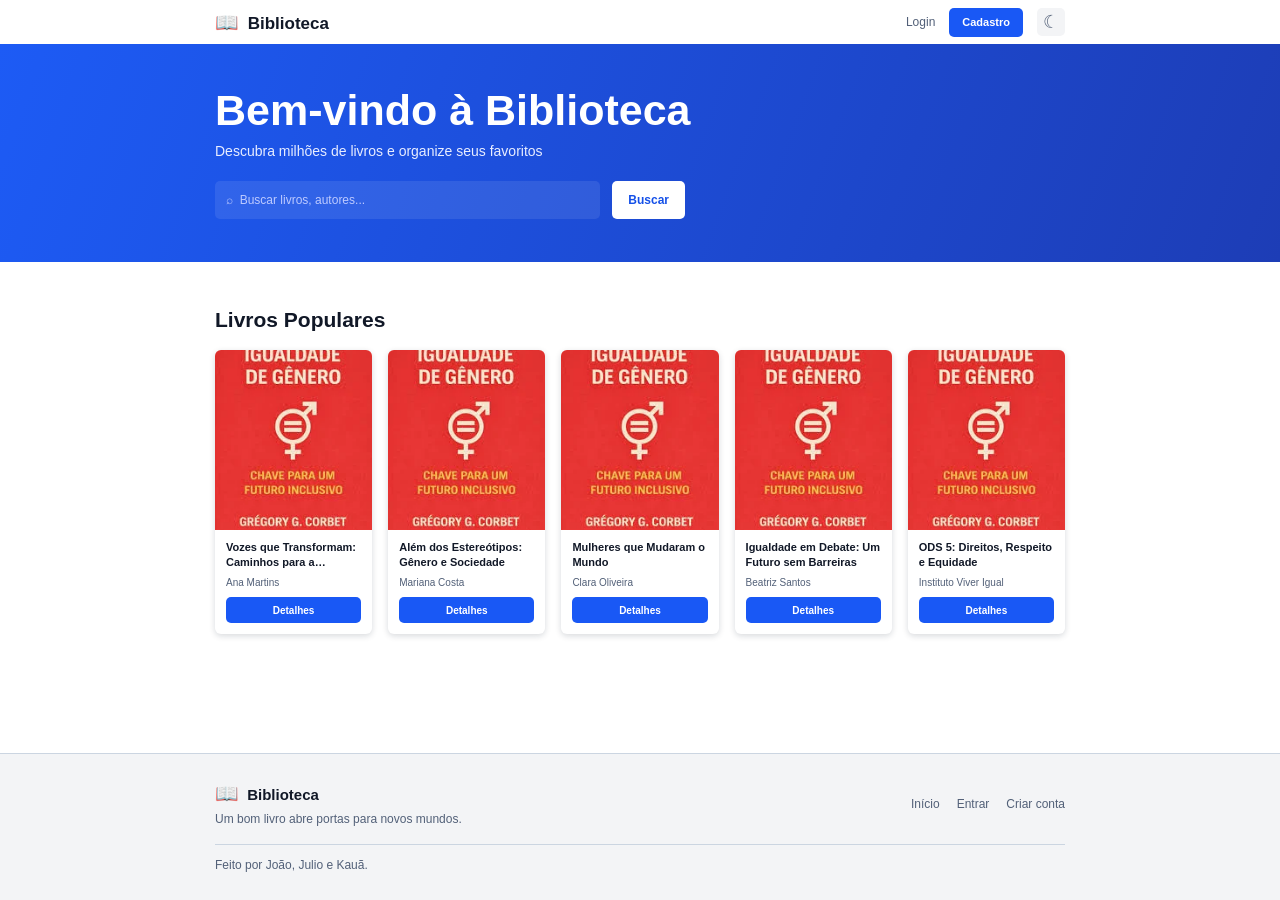
<file: index.html>
<!DOCTYPE html>
<html lang="pt-BR">
<head>
  <meta charset="UTF-8">
  <meta name="viewport" content="width=device-width, initial-scale=1.0">
  <title>Biblioteca | Início</title>
  <link rel="stylesheet" href="css/styles.css">
</head>
<body>
  <input class="theme-toggle" type="checkbox" id="theme-toggle" aria-label="Alternar tema">
  <div class="site-shell">
    <header class="site-header">
      <div class="header-inner">
        <a class="brand" href="index.html"><span class="brand-icon" aria-hidden="true">📖</span> Biblioteca</a>
        <nav class="header-nav" aria-label="Navegação principal">
          <a class="nav-login" href="login.html">Login</a>
          <a class="button button-small" href="cadastro.html">Cadastro</a>
          <label class="theme-button" for="theme-toggle" title="Alternar tema" aria-label="Alternar tema"><span aria-hidden="true"></span></label>
        </nav>
      </div>
    </header>

    <main>
      <section class="hero">
        <div class="content-width hero-content">
          <h1>Bem-vindo à Biblioteca</h1>
          <p>Descubra milhões de livros e organize seus favoritos</p>
          <form class="search-form" action="index.html#livros" method="get">
            <label class="visually-hidden" for="book-search">Buscar livros ou autores</label>
            <input id="book-search" type="search" name="busca" placeholder="⌕  Buscar livros, autores...">
            <button class="button search-button" type="submit">Buscar</button>
          </form>
        </div>
      </section>

      <section class="content-width books-section" id="livros">
        <h2>Livros Populares</h2>
        <div class="book-grid">
          <article class="book-card">
            <a class="book-cover-link" href="livro.html" aria-label="Ver detalhes de Vozes que Transformam: Caminhos para a Igualdade">
              <img class="book-cover" src="img/modelo.png" alt="Capa genérica de livro">
            </a>
            <div class="book-info">
              <h3>Vozes que Transformam: Caminhos para a Igualdade</h3>
              <p>Ana Martins</p>
              <a class="button book-button" href="livro.html">Detalhes</a>
            </div>
          </article>
          <article class="book-card">
            <a class="book-cover-link" href="livro.html" aria-label="Ver detalhes de Além dos Estereótipos: Gênero e Sociedade">
              <img class="book-cover" src="img/modelo.png" alt="Capa genérica de livro">
            </a>
            <div class="book-info">
              <h3>Além dos Estereótipos: Gênero e Sociedade</h3>
              <p>Mariana Costa</p>
              <a class="button book-button" href="livro.html">Detalhes</a>
            </div>
          </article>
          <article class="book-card">
            <a class="book-cover-link" href="livro.html" aria-label="Ver detalhes de Mulheres que Mudaram o Mundo">
              <img class="book-cover" src="img/modelo.png" alt="Capa genérica de livro">
            </a>
            <div class="book-info">
              <h3>Mulheres que Mudaram o Mundo</h3>
              <p>Clara Oliveira</p>
              <a class="button book-button" href="livro.html">Detalhes</a>
            </div>
          </article>
          <article class="book-card">
            <a class="book-cover-link" href="livro.html" aria-label="Ver detalhes de Igualdade em Debate: Um Futuro sem Barreiras">
              <img class="book-cover" src="img/modelo.png" alt="Capa genérica de livro">
            </a>
            <div class="book-info">
              <h3>Igualdade em Debate: Um Futuro sem Barreiras</h3>
              <p>Beatriz Santos</p>
              <a class="button book-button" href="livro.html">Detalhes</a>
            </div>
          </article>
          <article class="book-card">
            <a class="book-cover-link" href="livro.html" aria-label="Ver detalhes de ODS 5: Direitos, Respeito e Equidade">
              <img class="book-cover" src="img/modelo.png" alt="Capa genérica de livro">
            </a>
            <div class="book-info">
              <h3>ODS 5: Direitos, Respeito e Equidade</h3>
              <p>Instituto Viver Igual</p>
              <a class="button book-button" href="livro.html">Detalhes</a>
            </div>
          </article>
        </div>
      </section>
    </main>

    <footer class="site-footer">
      <div class="content-width footer-inner">
        <div>
          <a class="brand footer-brand" href="index.html"><span class="brand-icon" aria-hidden="true">📖</span> Biblioteca</a>
          <p>Um bom livro abre portas para novos mundos.</p>
        </div>
        <nav class="footer-links" aria-label="Links do rodapé">
          <a href="index.html">Início</a>
          <a href="login.html">Entrar</a>
          <a href="cadastro.html">Criar conta</a>
        </nav>
        <p class="footer-credit">Feito por João, Julio e Kauã.</p>
      </div>
    </footer>
  </div>
</body>
</html>
</file>
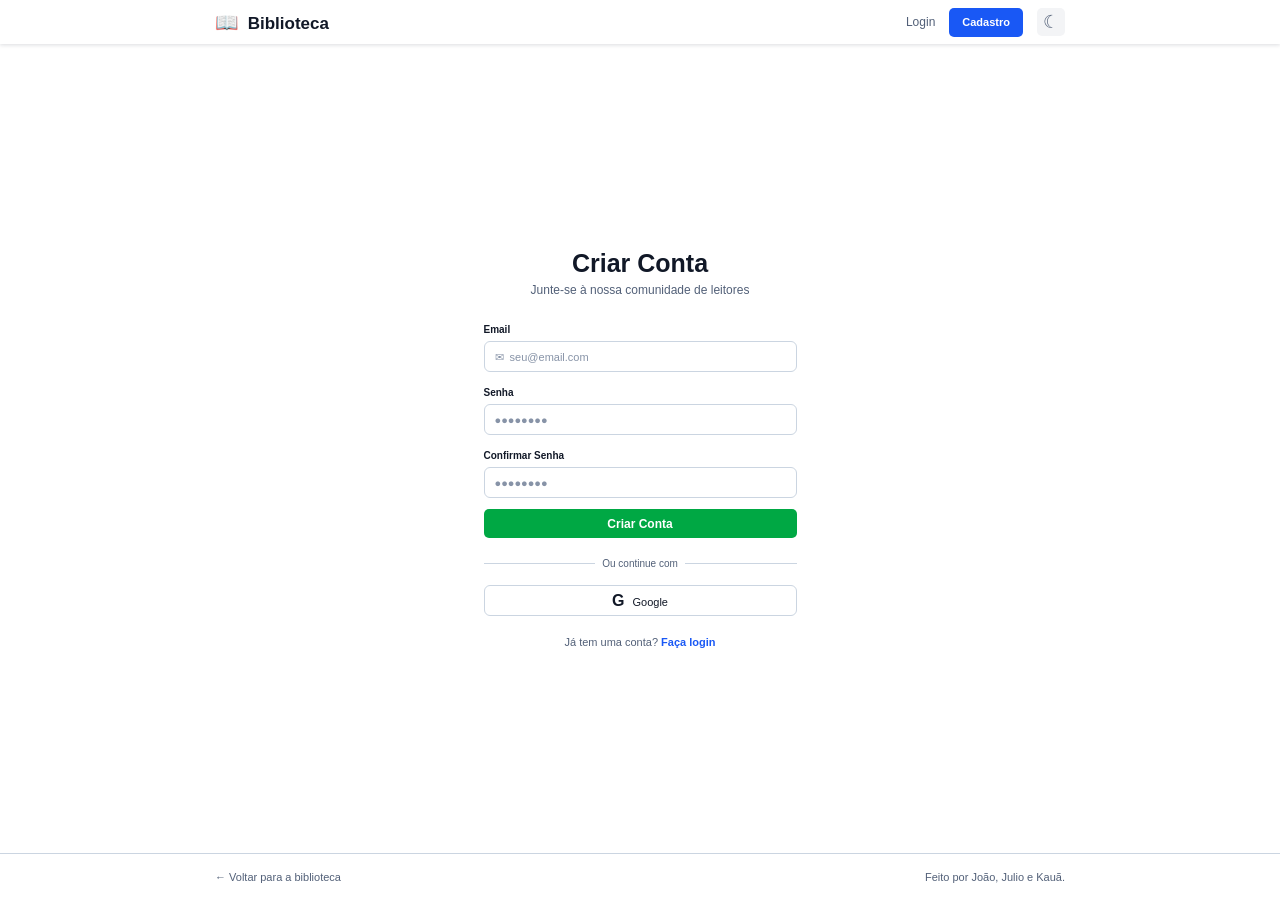
<file: cadastro.html>
<!DOCTYPE html>
<html lang="pt-BR">
<head>
  <meta charset="UTF-8">
  <meta name="viewport" content="width=device-width, initial-scale=1.0">
  <title>Biblioteca | Cadastro</title>
  <link rel="stylesheet" href="css/styles.css">
</head>
<body>
  <input class="theme-toggle" type="checkbox" id="theme-toggle" aria-label="Alternar tema">
  <div class="site-shell">
    <header class="site-header">
      <div class="header-inner">
        <a class="brand" href="index.html"><span class="brand-icon" aria-hidden="true">📖</span> Biblioteca</a>
        <nav class="header-nav" aria-label="Navegação principal">
          <a class="nav-login" href="login.html">Login</a>
          <a class="button button-small" href="cadastro.html" aria-current="page">Cadastro</a>
          <label class="theme-button" for="theme-toggle" title="Alternar tema" aria-label="Alternar tema"><span aria-hidden="true"></span></label>
        </nav>
      </div>
    </header>

    <main class="auth-main">
      <section class="auth-panel signup-panel" aria-labelledby="auth-title">
        <h1 id="auth-title">Criar Conta</h1>
        <p class="auth-subtitle">Junte-se à nossa comunidade de leitores</p>
        <form class="auth-form">
          <label for="email">Email</label>
          <input id="email" name="email" type="email" placeholder="✉  seu@email.com" autocomplete="email" required>
          <label for="password">Senha</label>
          <input id="password" name="password" type="password" placeholder="●●●●●●●●" autocomplete="new-password" required>
          <label for="confirm-password">Confirmar Senha</label>
          <input id="confirm-password" name="confirm-password" type="password" placeholder="●●●●●●●●" autocomplete="new-password" required>
          <button class="button auth-submit signup-submit" type="button">Criar Conta</button>
        </form>
        <div class="form-divider"><span>Ou continue com</span></div>
        <button class="social-button" type="button"><strong aria-hidden="true">G</strong> Google</button>
        <p class="auth-switch">Já tem uma conta? <a href="login.html">Faça login</a></p>
      </section>
    </main>

    <footer class="auth-footer">
      <a href="index.html">← Voltar para a biblioteca</a>
      <span>Feito por João, Julio e Kauã.</span>
    </footer>
  </div>
</body>
</html>
</file>
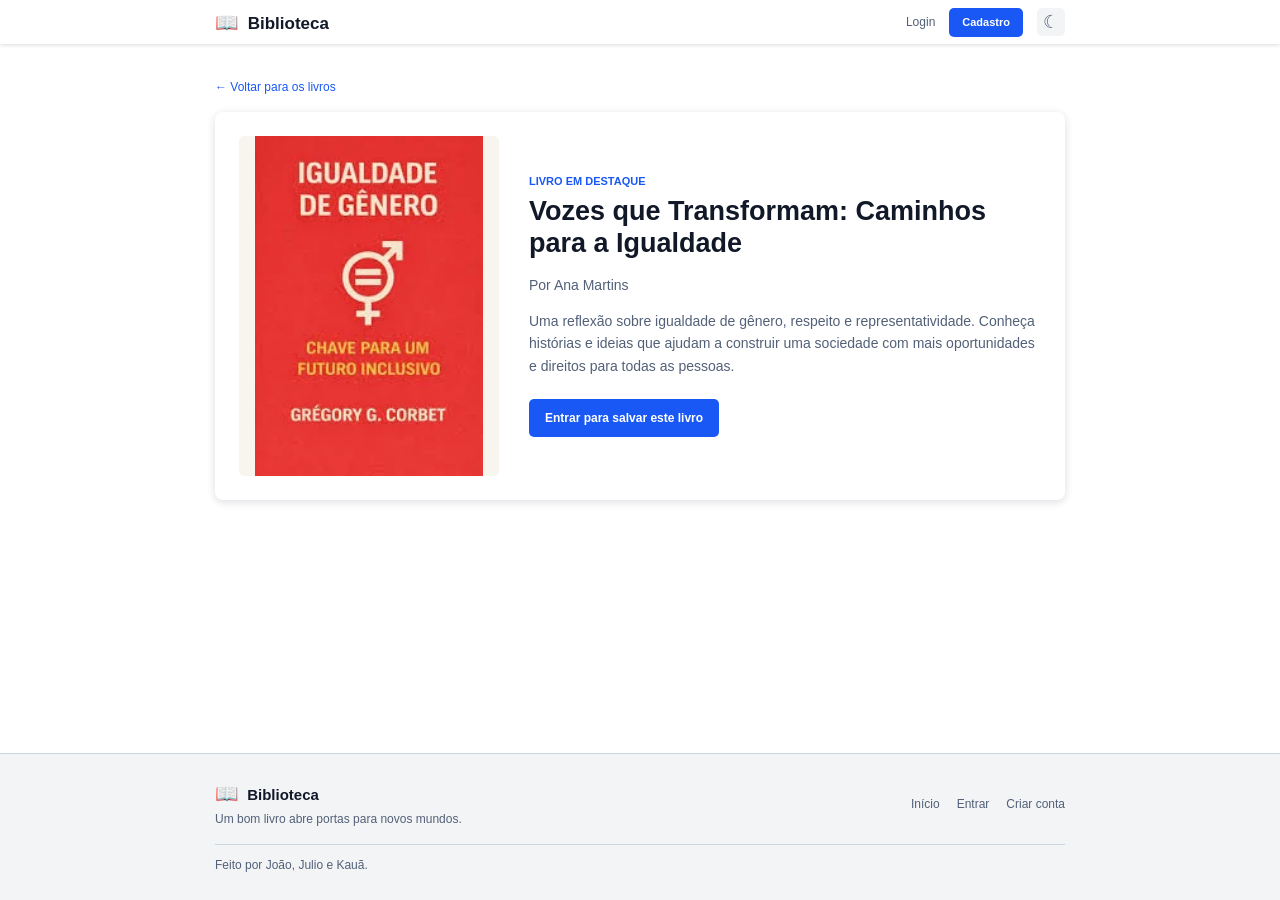
<file: livro.html>
<!DOCTYPE html>
<html lang="pt-BR">
<head>
  <meta charset="UTF-8">
  <meta name="viewport" content="width=device-width, initial-scale=1.0">
  <title>Biblioteca | Detalhes do livro</title>
  <link rel="stylesheet" href="css/styles.css">
</head>
<body>
  <input class="theme-toggle" type="checkbox" id="theme-toggle" aria-label="Alternar tema">
  <div class="site-shell">
    <header class="site-header">
      <div class="header-inner">
        <a class="brand" href="index.html"><span class="brand-icon" aria-hidden="true">📖</span> Biblioteca</a>
        <nav class="header-nav" aria-label="Navegação principal">
          <a class="nav-login" href="login.html">Login</a>
          <a class="button button-small" href="cadastro.html">Cadastro</a>
          <label class="theme-button" for="theme-toggle" title="Alternar tema" aria-label="Alternar tema"><span aria-hidden="true"></span></label>
        </nav>
      </div>
    </header>

    <main class="content-width detail-main">
      <a class="back-link" href="index.html#livros">← Voltar para os livros</a>
      <article class="detail-card">
        <img src="img/modelo.png" alt="Capa genérica de livro">
        <div class="detail-copy">
          <p class="eyebrow">Livro em destaque</p>
          <h1>Vozes que Transformam: Caminhos para a Igualdade</h1>
          <p class="detail-author">Por Ana Martins</p>
          <p>Uma reflexão sobre igualdade de gênero, respeito e representatividade. Conheça histórias e ideias que ajudam a construir uma sociedade com mais oportunidades e direitos para todas as pessoas.</p>
          <a class="button" href="login.html">Entrar para salvar este livro</a>
        </div>
      </article>
    </main>

    <footer class="site-footer">
      <div class="content-width footer-inner">
        <div>
          <a class="brand footer-brand" href="index.html"><span class="brand-icon" aria-hidden="true">📖</span> Biblioteca</a>
          <p>Um bom livro abre portas para novos mundos.</p>
        </div>
        <nav class="footer-links" aria-label="Links do rodapé">
          <a href="index.html">Início</a>
          <a href="login.html">Entrar</a>
          <a href="cadastro.html">Criar conta</a>
        </nav>
        <p class="footer-credit">Feito por João, Julio e Kauã.</p>
      </div>
    </footer>
  </div>
</body>
</html>
</file>
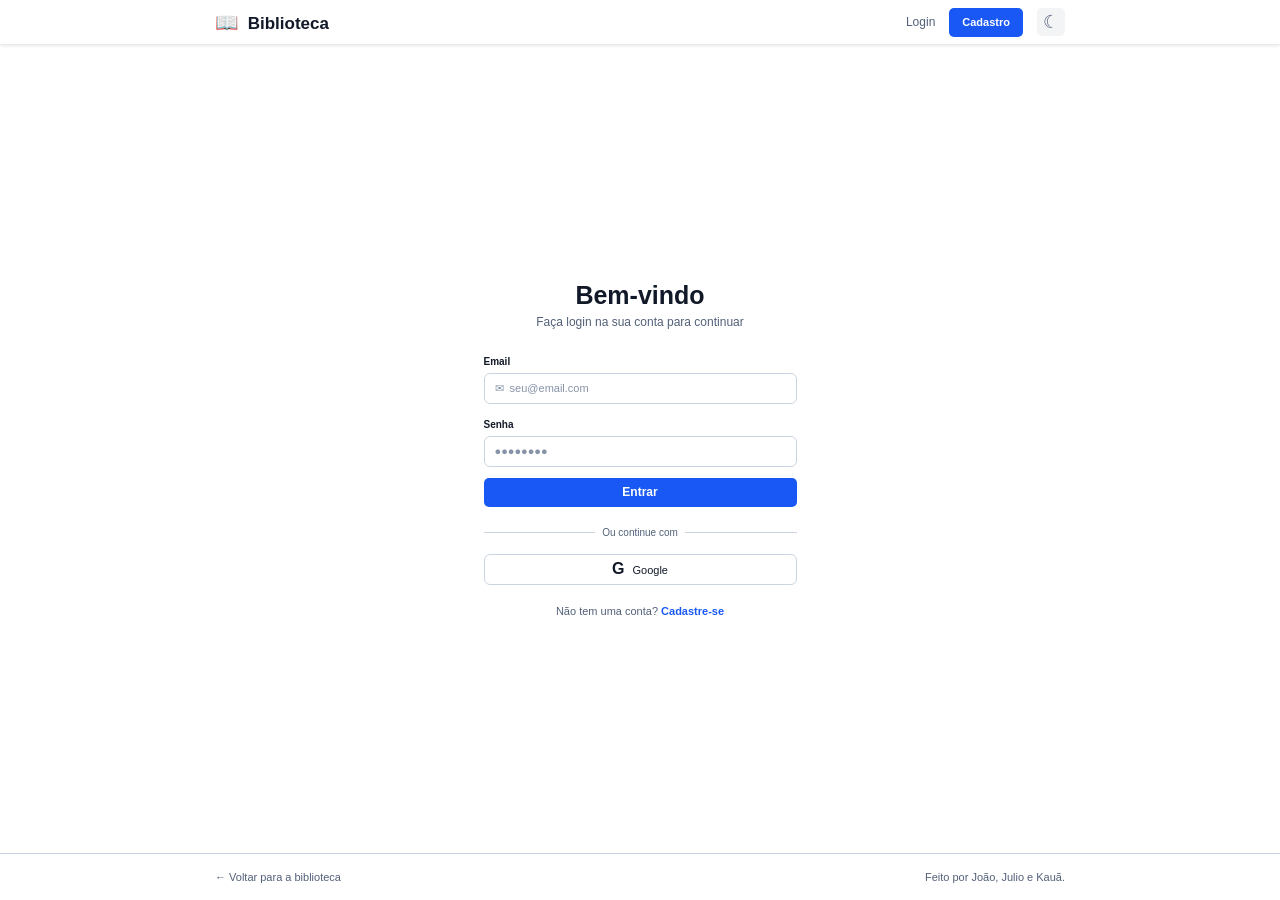
<file: login.html>
<!DOCTYPE html>
<html lang="pt-BR">
<head>
  <meta charset="UTF-8">
  <meta name="viewport" content="width=device-width, initial-scale=1.0">
  <title>Biblioteca | Login</title>
  <link rel="stylesheet" href="css/styles.css">
</head>
<body>
  <input class="theme-toggle" type="checkbox" id="theme-toggle" aria-label="Alternar tema">
  <div class="site-shell">
    <header class="site-header">
      <div class="header-inner">
        <a class="brand" href="index.html"><span class="brand-icon" aria-hidden="true">📖</span> Biblioteca</a>
        <nav class="header-nav" aria-label="Navegação principal">
          <a class="nav-login" href="login.html" aria-current="page">Login</a>
          <a class="button button-small" href="cadastro.html">Cadastro</a>
          <label class="theme-button" for="theme-toggle" title="Alternar tema" aria-label="Alternar tema"><span aria-hidden="true"></span></label>
        </nav>
      </div>
    </header>

    <main class="auth-main">
      <section class="auth-panel" aria-labelledby="auth-title">
        <h1 id="auth-title">Bem-vindo</h1>
        <p class="auth-subtitle">Faça login na sua conta para continuar</p>
        <form class="auth-form">
          <label for="email">Email</label>
          <input id="email" name="email" type="email" placeholder="✉  seu@email.com" autocomplete="email" required>
          <label for="password">Senha</label>
          <input id="password" name="password" type="password" placeholder="●●●●●●●●" autocomplete="current-password" required>
          <button class="button auth-submit" type="button">Entrar</button>
        </form>
        <div class="form-divider"><span>Ou continue com</span></div>
        <button class="social-button" type="button"><strong aria-hidden="true">G</strong> Google</button>
        <p class="auth-switch">Não tem uma conta? <a href="cadastro.html">Cadastre-se</a></p>
      </section>
    </main>

    <footer class="auth-footer">
      <a href="index.html">← Voltar para a biblioteca</a>
      <span>Feito por João, Julio e Kauã.</span>
    </footer>
  </div>
</body>
</html>
</file>
<file: css/styles.css>
:root {
  color-scheme: light;
  font-family: Arial, Helvetica, sans-serif;
  font-size: 14px;
  font-synthesis: none;
}

* {
  box-sizing: border-box;
}

body {
  margin: 0;
  color: #111827;
  background: #ffffff;
}

a {
  color: inherit;
  text-decoration: none;
}

button,
input {
  font: inherit;
}

.theme-toggle {
  position: absolute;
  width: 1px;
  height: 1px;
  overflow: hidden;
  clip: rect(0, 0, 0, 0);
  white-space: nowrap;
}

.site-shell {
  --page: #ffffff;
  --surface: #ffffff;
  --text: #111827;
  --muted: #526078;
  --border: #cbd5e1;
  --soft: #f3f4f6;
  --blue: #1958f5;
  --blue-dark: #1942bd;
  min-height: 100vh;
  display: flex;
  flex-direction: column;
  color: var(--text);
  background: var(--page);
  transition: color 180ms ease, background-color 180ms ease;
}

#theme-toggle:checked + .site-shell {
  color-scheme: dark;
  --page: #0f172a;
  --surface: #111827;
  --text: #e5e7eb;
  --muted: #a6b0c0;
  --border: #344157;
  --soft: #1e293b;
  --blue: #2860fa;
  --blue-dark: #1e3a8a;
}

.header-inner,
.content-width {
  width: min(850px, calc(100% - 40px));
  margin: 0 auto;
}

.site-header {
  min-height: 44px;
  background: var(--surface);
  box-shadow: 0 1px 4px rgb(15 23 42 / 15%);
}

.header-inner,
.header-nav {
  display: flex;
  align-items: center;
}

.header-inner {
  min-height: 44px;
  justify-content: space-between;
}

.brand {
  font-size: 17px;
  font-weight: 700;
}

.brand-icon {
  margin-right: 4px;
  font-size: 19px;
}

.header-nav {
  gap: 14px;
}

.nav-login {
  color: var(--muted);
  font-size: 12px;
}

.button {
  display: inline-flex;
  min-height: 38px;
  align-items: center;
  justify-content: center;
  padding: 0 16px;
  border: 0;
  border-radius: 5px;
  color: #ffffff;
  background: var(--blue);
  cursor: pointer;
  font-size: 12px;
  font-weight: 600;
  text-align: center;
}

.button:hover {
  background: var(--blue-dark);
}

.button-small {
  min-height: 29px;
  padding: 0 13px;
  font-size: 11px;
}

.theme-button {
  width: 28px;
  height: 28px;
  display: inline-flex;
  align-items: center;
  justify-content: center;
  border-radius: 5px;
  color: var(--muted);
  background: var(--soft);
  cursor: pointer;
  font-size: 18px;
}

.theme-button span::before {
  content: "☾";
}

#theme-toggle:focus-visible + .site-shell .theme-button {
  outline: 2px solid var(--blue);
  outline-offset: 2px;
}

#theme-toggle:checked + .site-shell .theme-button span::before {
  content: "☀";
}

.hero {
  color: #ffffff;
  background: linear-gradient(110deg, #1d5bf5, #1d3db6);
}

#theme-toggle:checked + .site-shell .hero {
  background: linear-gradient(110deg, #203b83, #1b2b5d);
}

.hero-content {
  min-height: 218px;
  padding-top: 42px;
}

.hero h1 {
  margin: 0 0 8px;
  font-size: clamp(30px, 4vw, 43px);
  line-height: 1.15;
}

.hero p {
  margin: 0;
  color: #e8edff;
  font-size: 14px;
}

.search-form {
  max-width: 470px;
  display: flex;
  gap: 12px;
  margin-top: 22px;
}

.search-form input {
  min-width: 0;
  flex: 1;
  padding: 0 10px;
  border: 1px solid transparent;
  border-radius: 5px;
  color: #ffffff;
  background: rgb(255 255 255 / 9%);
  font-size: 12px;
}

.search-form input::placeholder {
  color: #bdcaff;
}

.search-button {
  min-width: 67px;
  color: #1450e8;
  background: #ffffff;
}

.search-button:hover {
  color: #ffffff;
}

.books-section {
  padding-top: 46px;
  padding-bottom: 54px;
}

.books-section h2 {
  margin: 0 0 18px;
  font-size: 21px;
}

.book-grid {
  display: grid;
  grid-template-columns: repeat(5, minmax(0, 1fr));
  gap: 16px;
}

.book-card {
  overflow: hidden;
  display: flex;
  flex-direction: column;
  border-radius: 6px;
  background: var(--surface);
  box-shadow: 0 2px 6px rgb(15 23 42 / 16%);
}

.book-cover-link {
  display: block;
  height: 180px;
  overflow: hidden;
  background: #f7f5ee;
}

.book-cover {
  width: 100%;
  height: 100%;
  display: block;
  object-fit: cover;
  object-position: center 38%;
}

.book-info {
  flex: 1;
  display: flex;
  flex-direction: column;
  align-items: stretch;
  padding: 10px 11px 11px;
}

.book-info h3 {
  display: -webkit-box;
  overflow: hidden;
  min-height: 31px;
  margin: 0 0 6px;
  -webkit-box-orient: vertical;
  -webkit-line-clamp: 2;
  font-size: 11px;
  line-height: 1.4;
}

.book-info p {
  overflow: hidden;
  margin: 0 0 9px;
  color: var(--muted);
  font-size: 10px;
  text-overflow: ellipsis;
  white-space: nowrap;
}

.book-button {
  min-height: 26px;
  margin-top: auto;
  padding: 0 8px;
  font-size: 10px;
}

.site-footer {
  margin-top: auto;
  padding: 28px 0;
  border-top: 1px solid var(--border);
  background: var(--soft);
}

.footer-inner {
  display: flex;
  flex-wrap: wrap;
  align-items: center;
  justify-content: space-between;
  gap: 18px;
}

.footer-brand {
  font-size: 15px;
}

.footer-inner p {
  margin: 7px 0 0;
  color: var(--muted);
  font-size: 12px;
}

.footer-links {
  display: flex;
  gap: 17px;
  color: var(--muted);
  font-size: 12px;
}

.footer-links a:hover,
.auth-footer a:hover {
  color: var(--blue);
}

.footer-inner .footer-credit {
  width: 100%;
  margin-top: 0;
  padding-top: 13px;
  border-top: 1px solid var(--border);
}

.auth-main {
  flex: 1;
  display: flex;
  align-items: center;
  justify-content: center;
  padding: 55px 20px;
}

.auth-panel {
  width: min(313px, 100%);
}

.auth-panel h1 {
  margin: 0 0 5px;
  font-size: 25px;
  text-align: center;
}

.auth-subtitle {
  margin: 0 0 27px;
  color: var(--muted);
  font-size: 12px;
  text-align: center;
}

.auth-form {
  display: flex;
  flex-direction: column;
}

.auth-form label {
  margin: 0 0 6px;
  font-size: 10px;
  font-weight: 600;
}

.auth-form input {
  height: 31px;
  margin: 0 0 15px;
  padding: 0 10px;
  border: 1px solid var(--border);
  border-radius: 6px;
  color: var(--text);
  background: var(--surface);
  font-size: 11px;
}

.auth-form input::placeholder {
  color: #8793a7;
}

.auth-submit {
  width: 100%;
  min-height: 29px;
  margin-top: -4px;
}

.signup-submit {
  background: #00a844;
}

.signup-submit:hover {
  background: #07883c;
}

.form-divider {
  display: flex;
  align-items: center;
  gap: 7px;
  margin: 20px 0 16px;
  color: var(--muted);
  font-size: 10px;
}

.form-divider::before,
.form-divider::after {
  height: 1px;
  flex: 1;
  background: var(--border);
  content: "";
}

.social-button {
  width: 100%;
  min-height: 31px;
  border: 1px solid var(--border);
  border-radius: 6px;
  color: var(--text);
  background: var(--surface);
  cursor: pointer;
  font-size: 11px;
}

.social-button strong {
  margin-right: 5px;
  font-size: 16px;
}

.auth-switch {
  margin: 20px 0 0;
  color: var(--muted);
  font-size: 11px;
  text-align: center;
}

.auth-switch a {
  color: var(--blue);
  font-weight: 600;
}

.auth-footer {
  display: flex;
  justify-content: space-between;
  padding: 17px max(20px, calc((100% - 850px) / 2));
  border-top: 1px solid var(--border);
  color: var(--muted);
  font-size: 11px;
}

.detail-main {
  flex: 1;
  padding-top: 34px;
  padding-bottom: 48px;
}

.back-link {
  display: inline-block;
  margin-bottom: 18px;
  color: var(--blue);
  font-size: 12px;
}

.detail-card {
  display: grid;
  grid-template-columns: minmax(180px, 260px) 1fr;
  gap: 30px;
  align-items: center;
  padding: 24px;
  border-radius: 8px;
  background: var(--surface);
  box-shadow: 0 2px 8px rgb(15 23 42 / 14%);
}

.detail-card > img {
  width: 100%;
  max-height: 340px;
  object-fit: contain;
  border-radius: 5px;
  background: #f7f5ee;
}

.eyebrow {
  margin: 0 0 8px;
  color: var(--blue);
  font-size: 11px;
  font-weight: 700;
  text-transform: uppercase;
}

.detail-copy h1 {
  margin: 0 0 9px;
  font-size: 27px;
  line-height: 1.2;
}

.detail-author,
.detail-copy > p:not(.eyebrow) {
  color: var(--muted);
  line-height: 1.6;
}

.detail-copy .button {
  margin-top: 8px;
}

.visually-hidden {
  position: absolute;
  width: 1px;
  height: 1px;
  padding: 0;
  overflow: hidden;
  clip: rect(0, 0, 0, 0);
  white-space: nowrap;
  border: 0;
}

@media (max-width: 700px) {
  .book-grid {
    grid-template-columns: repeat(3, minmax(0, 1fr));
  }

  .hero-content {
    min-height: 210px;
  }

  .detail-card {
    grid-template-columns: minmax(130px, 200px) 1fr;
    gap: 20px;
    padding: 18px;
  }
}

@media (max-width: 480px) {
  .header-inner,
  .content-width {
    width: min(100% - 28px, 850px);
  }

  .header-nav {
    gap: 8px;
  }

  .brand {
    font-size: 15px;
  }

  .hero-content {
    min-height: 205px;
    padding-top: 34px;
  }

  .hero h1 {
    font-size: 30px;
  }

  .books-section {
    padding-top: 32px;
  }

  .book-grid {
    grid-template-columns: repeat(2, minmax(0, 1fr));
    gap: 12px;
  }

  .book-cover-link {
    height: 190px;
  }

  .detail-card {
    grid-template-columns: 1fr;
  }

  .detail-card > img {
    width: min(100%, 240px);
    height: 250px;
    margin: 0 auto;
  }

  .auth-footer {
    flex-direction: column;
    gap: 8px;
    padding-right: 14px;
    padding-left: 14px;
  }

  .footer-inner {
    align-items: flex-start;
    flex-direction: column;
  }

  .footer-links {
    flex-wrap: wrap;
  }
}
</file>
